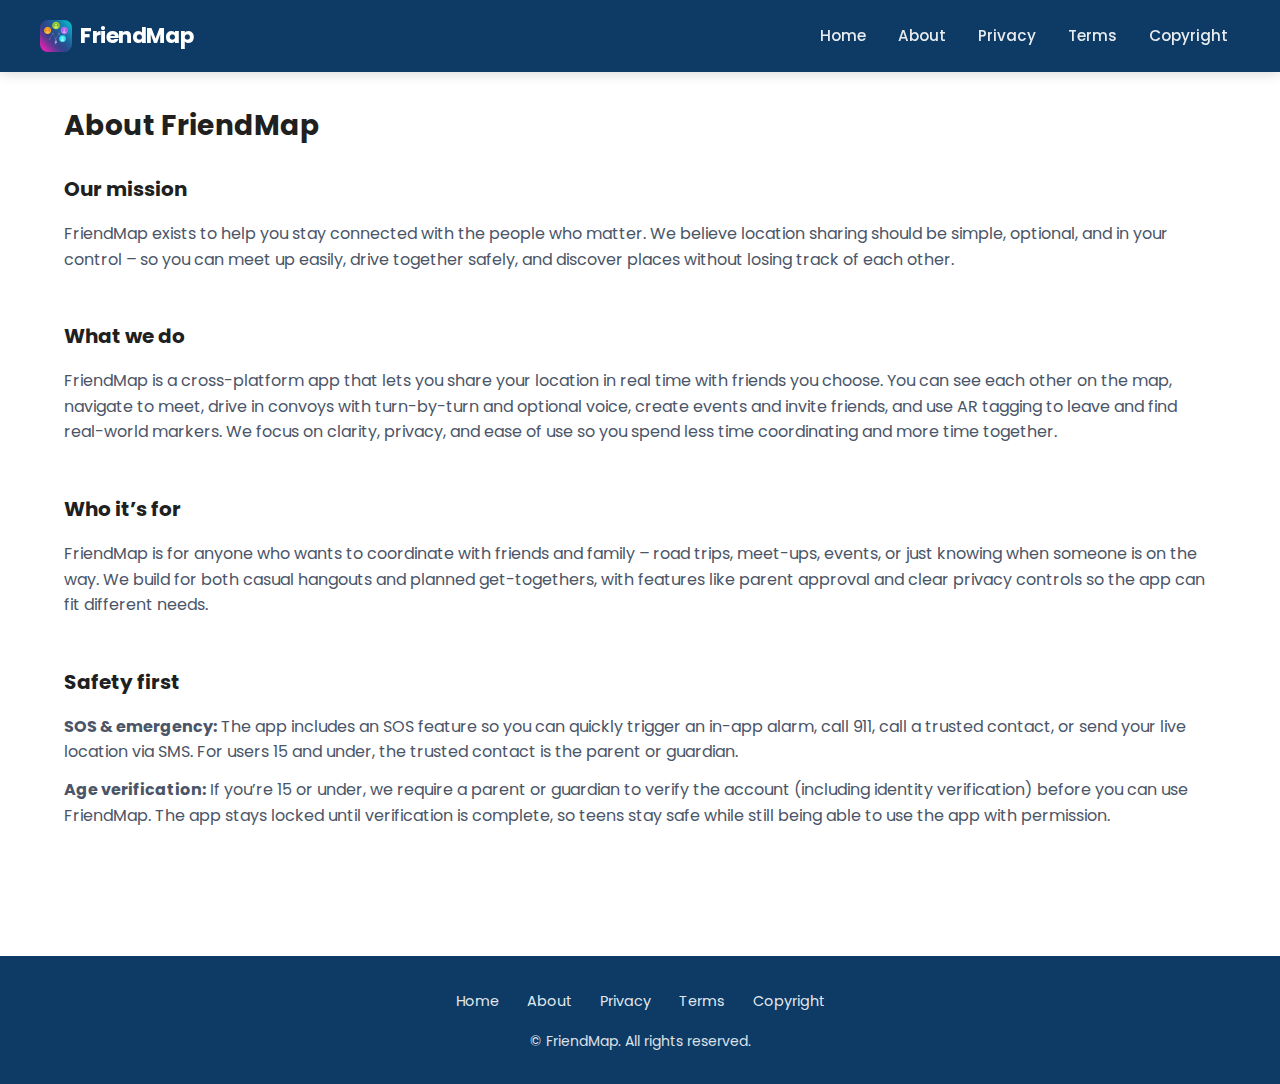
<file: about.html>
<!DOCTYPE html>
<html lang="en">
<head>
  <meta charset="UTF-8">
  <meta name="viewport" content="width=device-width, initial-scale=1">
  <title>About – FriendMap</title>
  <meta name="description" content="Mission and about FriendMap – stay connected with friends on the map.">
  <link rel="preconnect" href="https://fonts.googleapis.com">
  <link rel="preconnect" href="https://fonts.gstatic.com" crossorigin>
  <link href="https://fonts.googleapis.com/css2?family=Poppins:wght@400;500;600;700&display=swap" rel="stylesheet">
  <link rel="stylesheet" href="css/style.css">
  <link rel="icon" href="images/icon.png" type="image/png">
</head>
<body>
  <header class="site-header">
    <div class="wrap">
      <a href="index.html" class="site-logo"><img src="images/icon.png" alt="">FriendMap</a>
      <nav class="site-nav">
        <a href="index.html">Home</a>
        <a href="about.html">About</a>
        <a href="privacy.html">Privacy</a>
        <a href="terms.html">Terms</a>
        <a href="copyright.html">Copyright</a>
      </nav>
    </div>
  </header>

  <main class="page-content legal-page">
    <h1>About FriendMap</h1>

    <section>
      <h2>Our mission</h2>
      <p>FriendMap exists to help you stay connected with the people who matter. We believe location sharing should be simple, optional, and in your control – so you can meet up easily, drive together safely, and discover places without losing track of each other.</p>
    </section>

    <section>
      <h2>What we do</h2>
      <p>FriendMap is a cross-platform app that lets you share your location in real time with friends you choose. You can see each other on the map, navigate to meet, drive in convoys with turn-by-turn and optional voice, create events and invite friends, and use AR tagging to leave and find real-world markers. We focus on clarity, privacy, and ease of use so you spend less time coordinating and more time together.</p>
    </section>

    <section>
      <h2>Who it’s for</h2>
      <p>FriendMap is for anyone who wants to coordinate with friends and family – road trips, meet-ups, events, or just knowing when someone is on the way. We build for both casual hangouts and planned get-togethers, with features like parent approval and clear privacy controls so the app can fit different needs.</p>
    </section>

    <section>
      <h2>Safety first</h2>
      <p><strong>SOS & emergency:</strong> The app includes an SOS feature so you can quickly trigger an in-app alarm, call 911, call a trusted contact, or send your live location via SMS. For users 15 and under, the trusted contact is the parent or guardian.</p>
      <p><strong>Age verification:</strong> If you’re 15 or under, we require a parent or guardian to verify the account (including identity verification) before you can use FriendMap. The app stays locked until verification is complete, so teens stay safe while still being able to use the app with permission.</p>
    </section>
  </main>

  <footer class="site-footer">
    <div class="wrap">
      <nav>
        <a href="index.html">Home</a>
        <a href="about.html">About</a>
        <a href="privacy.html">Privacy</a>
        <a href="terms.html">Terms</a>
        <a href="copyright.html">Copyright</a>
      </nav>
      <p class="copy">© FriendMap. All rights reserved.</p>
    </div>
  </footer>
  <script src="js/main.js"></script>
</body>
</html>
</file>
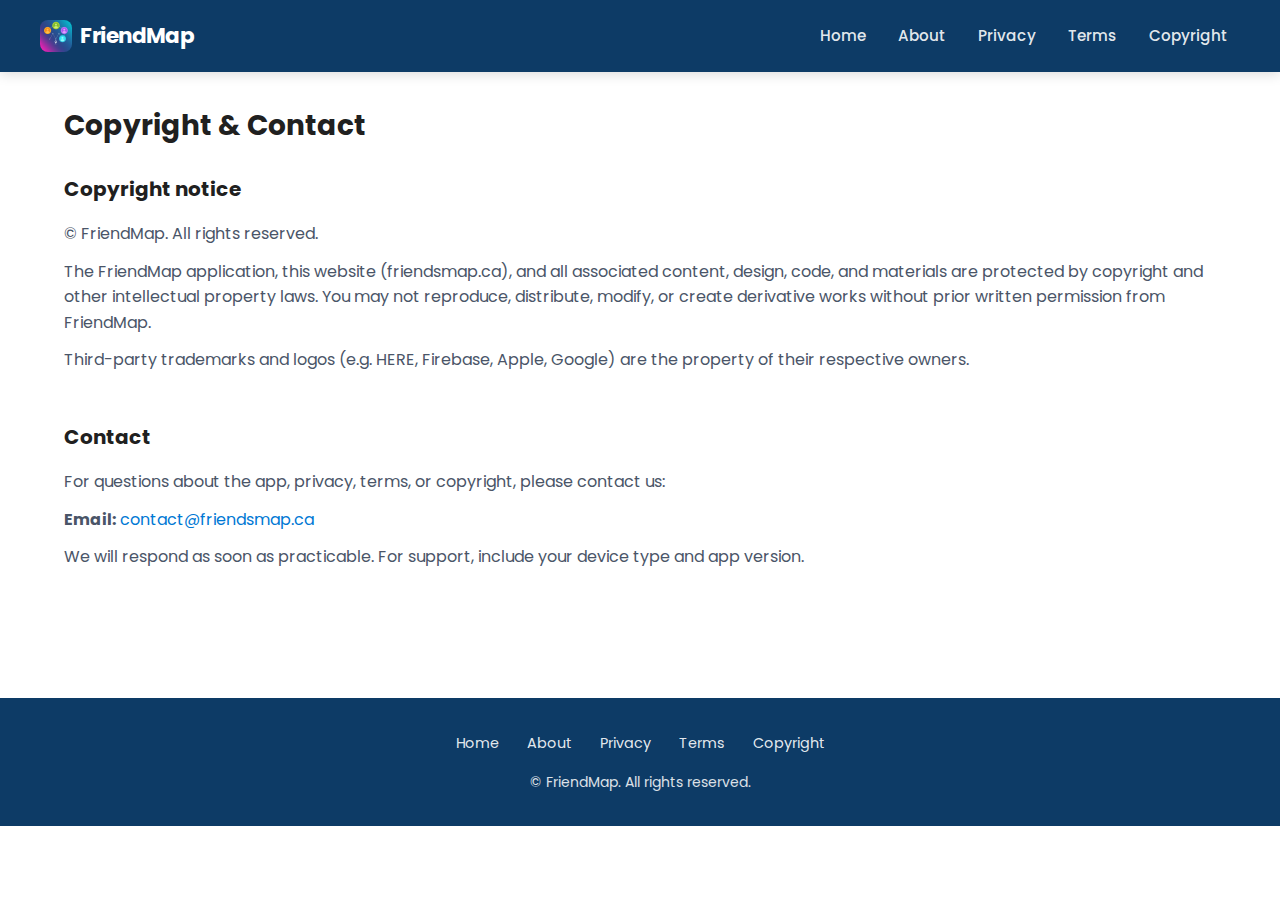
<file: copyright.html>
<!DOCTYPE html>
<html lang="en">
<head>
  <meta charset="UTF-8">
  <meta name="viewport" content="width=device-width, initial-scale=1">
  <title>Copyright & Contact – FriendMap</title>
  <meta name="description" content="FriendMap copyright notice and contact information.">
  <link rel="preconnect" href="https://fonts.googleapis.com">
  <link rel="preconnect" href="https://fonts.gstatic.com" crossorigin>
  <link href="https://fonts.googleapis.com/css2?family=Poppins:wght@400;500;600;700&display=swap" rel="stylesheet">
  <link rel="stylesheet" href="css/style.css">
  <link rel="icon" href="images/icon.png" type="image/png">
</head>
<body>
  <header class="site-header">
    <div class="wrap">
      <a href="index.html" class="site-logo"><img src="images/icon.png" alt="">FriendMap</a>
      <nav class="site-nav">
        <a href="index.html">Home</a>
        <a href="about.html">About</a>
        <a href="privacy.html">Privacy</a>
        <a href="terms.html">Terms</a>
        <a href="copyright.html">Copyright</a>
      </nav>
    </div>
  </header>

  <main class="page-content legal-page">
    <h1>Copyright & Contact</h1>

    <section>
      <h2>Copyright notice</h2>
      <p>© FriendMap. All rights reserved.</p>
      <p>The FriendMap application, this website (friendsmap.ca), and all associated content, design, code, and materials are protected by copyright and other intellectual property laws. You may not reproduce, distribute, modify, or create derivative works without prior written permission from FriendMap.</p>
      <p>Third-party trademarks and logos (e.g. HERE, Firebase, Apple, Google) are the property of their respective owners.</p>
    </section>

    <section>
      <h2>Contact</h2>
      <p>For questions about the app, privacy, terms, or copyright, please contact us:</p>
      <p><strong>Email:</strong> <a href="mailto:contact@friendsmap.ca">contact@friendsmap.ca</a></p>
      <p>We will respond as soon as practicable. For support, include your device type and app version.</p>
    </section>
  </main>

  <footer class="site-footer">
    <div class="wrap">
      <nav>
        <a href="index.html">Home</a>
        <a href="about.html">About</a>
        <a href="privacy.html">Privacy</a>
        <a href="terms.html">Terms</a>
        <a href="copyright.html">Copyright</a>
      </nav>
      <p class="copy">© FriendMap. All rights reserved.</p>
    </div>
  </footer>
  <script src="js/main.js"></script>
</body>
</html>
</file>
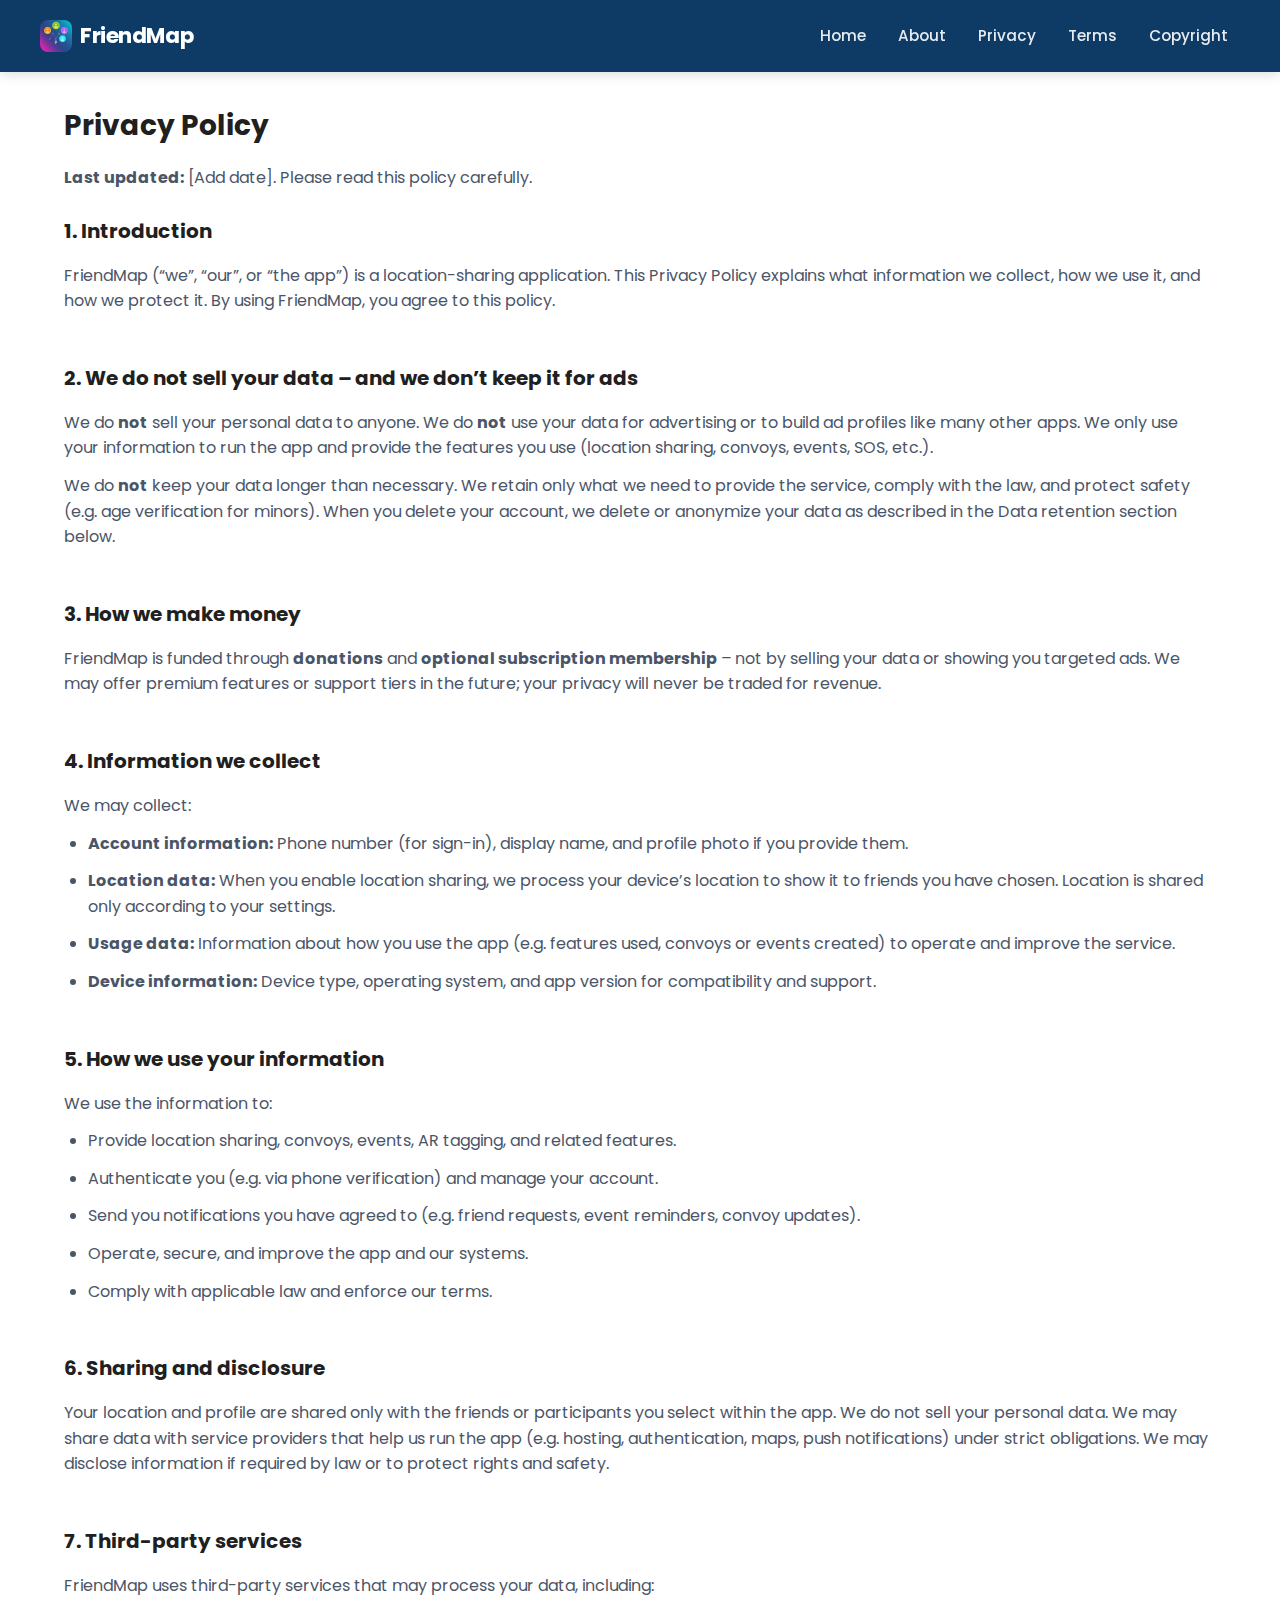
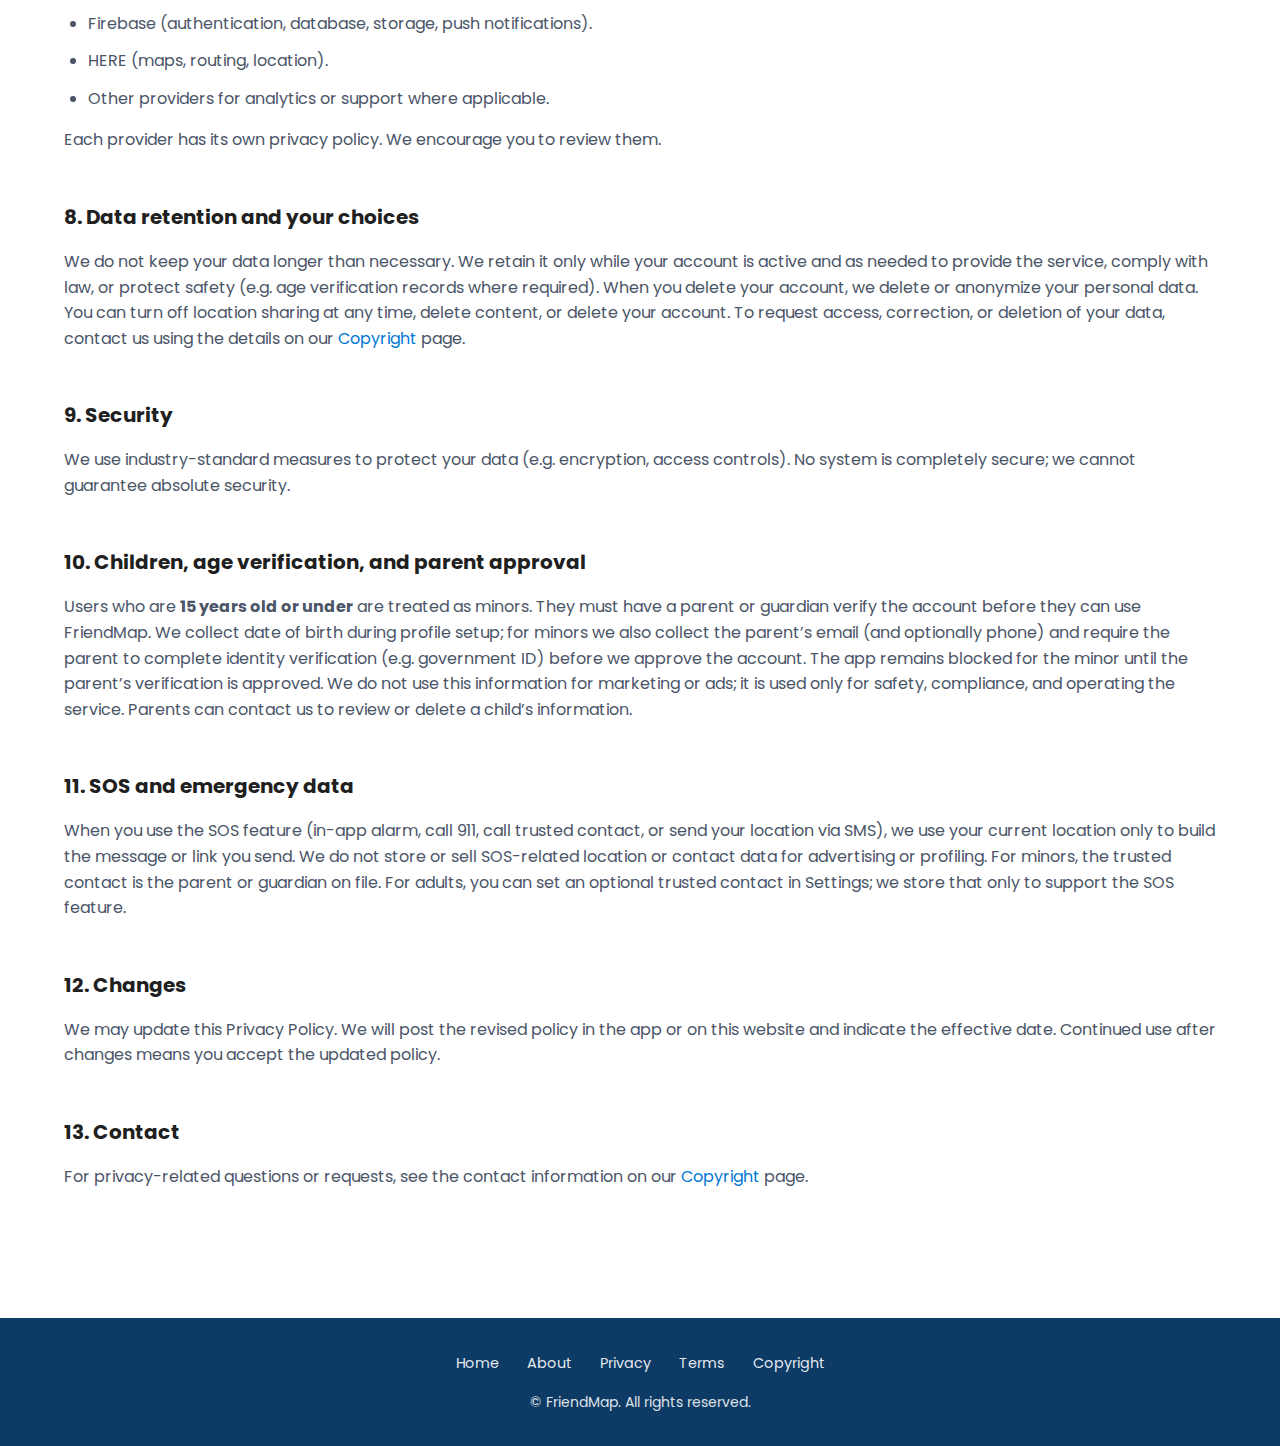
<file: privacy.html>
<!DOCTYPE html>
<html lang="en">
<head>
  <meta charset="UTF-8">
  <meta name="viewport" content="width=device-width, initial-scale=1">
  <title>Privacy Policy – FriendMap</title>
  <meta name="description" content="FriendMap privacy policy – how we collect, use, and protect your data.">
  <link rel="preconnect" href="https://fonts.googleapis.com">
  <link rel="preconnect" href="https://fonts.gstatic.com" crossorigin>
  <link href="https://fonts.googleapis.com/css2?family=Poppins:wght@400;500;600;700&display=swap" rel="stylesheet">
  <link rel="stylesheet" href="css/style.css">
  <link rel="icon" href="images/icon.png" type="image/png">
</head>
<body>
  <header class="site-header">
    <div class="wrap">
      <a href="index.html" class="site-logo"><img src="images/icon.png" alt="">FriendMap</a>
      <nav class="site-nav">
        <a href="index.html">Home</a>
        <a href="about.html">About</a>
        <a href="privacy.html">Privacy</a>
        <a href="terms.html">Terms</a>
        <a href="copyright.html">Copyright</a>
      </nav>
    </div>
  </header>

  <main class="page-content legal-page">
    <h1>Privacy Policy</h1>
    <p><strong>Last updated:</strong> [Add date]. Please read this policy carefully.</p>

    <section>
      <h2>1. Introduction</h2>
      <p>FriendMap (“we”, “our”, or “the app”) is a location-sharing application. This Privacy Policy explains what information we collect, how we use it, and how we protect it. By using FriendMap, you agree to this policy.</p>
    </section>

    <section>
      <h2>2. We do not sell your data – and we don’t keep it for ads</h2>
      <p>We do <strong>not</strong> sell your personal data to anyone. We do <strong>not</strong> use your data for advertising or to build ad profiles like many other apps. We only use your information to run the app and provide the features you use (location sharing, convoys, events, SOS, etc.).</p>
      <p>We do <strong>not</strong> keep your data longer than necessary. We retain only what we need to provide the service, comply with the law, and protect safety (e.g. age verification for minors). When you delete your account, we delete or anonymize your data as described in the Data retention section below.</p>
    </section>

    <section>
      <h2>3. How we make money</h2>
      <p>FriendMap is funded through <strong>donations</strong> and <strong>optional subscription membership</strong> – not by selling your data or showing you targeted ads. We may offer premium features or support tiers in the future; your privacy will never be traded for revenue.</p>
    </section>

    <section>
      <h2>4. Information we collect</h2>
      <p>We may collect:</p>
      <ul>
        <li><strong>Account information:</strong> Phone number (for sign-in), display name, and profile photo if you provide them.</li>
        <li><strong>Location data:</strong> When you enable location sharing, we process your device’s location to show it to friends you have chosen. Location is shared only according to your settings.</li>
        <li><strong>Usage data:</strong> Information about how you use the app (e.g. features used, convoys or events created) to operate and improve the service.</li>
        <li><strong>Device information:</strong> Device type, operating system, and app version for compatibility and support.</li>
      </ul>
    </section>

    <section>
      <h2>5. How we use your information</h2>
      <p>We use the information to:</p>
      <ul>
        <li>Provide location sharing, convoys, events, AR tagging, and related features.</li>
        <li>Authenticate you (e.g. via phone verification) and manage your account.</li>
        <li>Send you notifications you have agreed to (e.g. friend requests, event reminders, convoy updates).</li>
        <li>Operate, secure, and improve the app and our systems.</li>
        <li>Comply with applicable law and enforce our terms.</li>
      </ul>
    </section>

    <section>
      <h2>6. Sharing and disclosure</h2>
      <p>Your location and profile are shared only with the friends or participants you select within the app. We do not sell your personal data. We may share data with service providers that help us run the app (e.g. hosting, authentication, maps, push notifications) under strict obligations. We may disclose information if required by law or to protect rights and safety.</p>
    </section>

    <section>
      <h2>7. Third-party services</h2>
      <p>FriendMap uses third-party services that may process your data, including:</p>
      <ul>
        <li>Firebase (authentication, database, storage, push notifications).</li>
        <li>HERE (maps, routing, location).</li>
        <li>Other providers for analytics or support where applicable.</li>
      </ul>
      <p>Each provider has its own privacy policy. We encourage you to review them.</p>
    </section>

    <section>
      <h2>8. Data retention and your choices</h2>
      <p>We do not keep your data longer than necessary. We retain it only while your account is active and as needed to provide the service, comply with law, or protect safety (e.g. age verification records where required). When you delete your account, we delete or anonymize your personal data. You can turn off location sharing at any time, delete content, or delete your account. To request access, correction, or deletion of your data, contact us using the details on our <a href="copyright.html">Copyright</a> page.</p>
    </section>

    <section>
      <h2>9. Security</h2>
      <p>We use industry-standard measures to protect your data (e.g. encryption, access controls). No system is completely secure; we cannot guarantee absolute security.</p>
    </section>

    <section>
      <h2>10. Children, age verification, and parent approval</h2>
      <p>Users who are <strong>15 years old or under</strong> are treated as minors. They must have a parent or guardian verify the account before they can use FriendMap. We collect date of birth during profile setup; for minors we also collect the parent’s email (and optionally phone) and require the parent to complete identity verification (e.g. government ID) before we approve the account. The app remains blocked for the minor until the parent’s verification is approved. We do not use this information for marketing or ads; it is used only for safety, compliance, and operating the service. Parents can contact us to review or delete a child’s information.</p>
    </section>

    <section>
      <h2>11. SOS and emergency data</h2>
      <p>When you use the SOS feature (in-app alarm, call 911, call trusted contact, or send your location via SMS), we use your current location only to build the message or link you send. We do not store or sell SOS-related location or contact data for advertising or profiling. For minors, the trusted contact is the parent or guardian on file. For adults, you can set an optional trusted contact in Settings; we store that only to support the SOS feature.</p>
    </section>

    <section>
      <h2>12. Changes</h2>
      <p>We may update this Privacy Policy. We will post the revised policy in the app or on this website and indicate the effective date. Continued use after changes means you accept the updated policy.</p>
    </section>

    <section>
      <h2>13. Contact</h2>
      <p>For privacy-related questions or requests, see the contact information on our <a href="copyright.html">Copyright</a> page.</p>
    </section>
  </main>

  <footer class="site-footer">
    <div class="wrap">
      <nav>
        <a href="index.html">Home</a>
        <a href="about.html">About</a>
        <a href="privacy.html">Privacy</a>
        <a href="terms.html">Terms</a>
        <a href="copyright.html">Copyright</a>
      </nav>
      <p class="copy">© FriendMap. All rights reserved.</p>
    </div>
  </footer>
  <script src="js/main.js"></script>
</body>
</html>
</file>
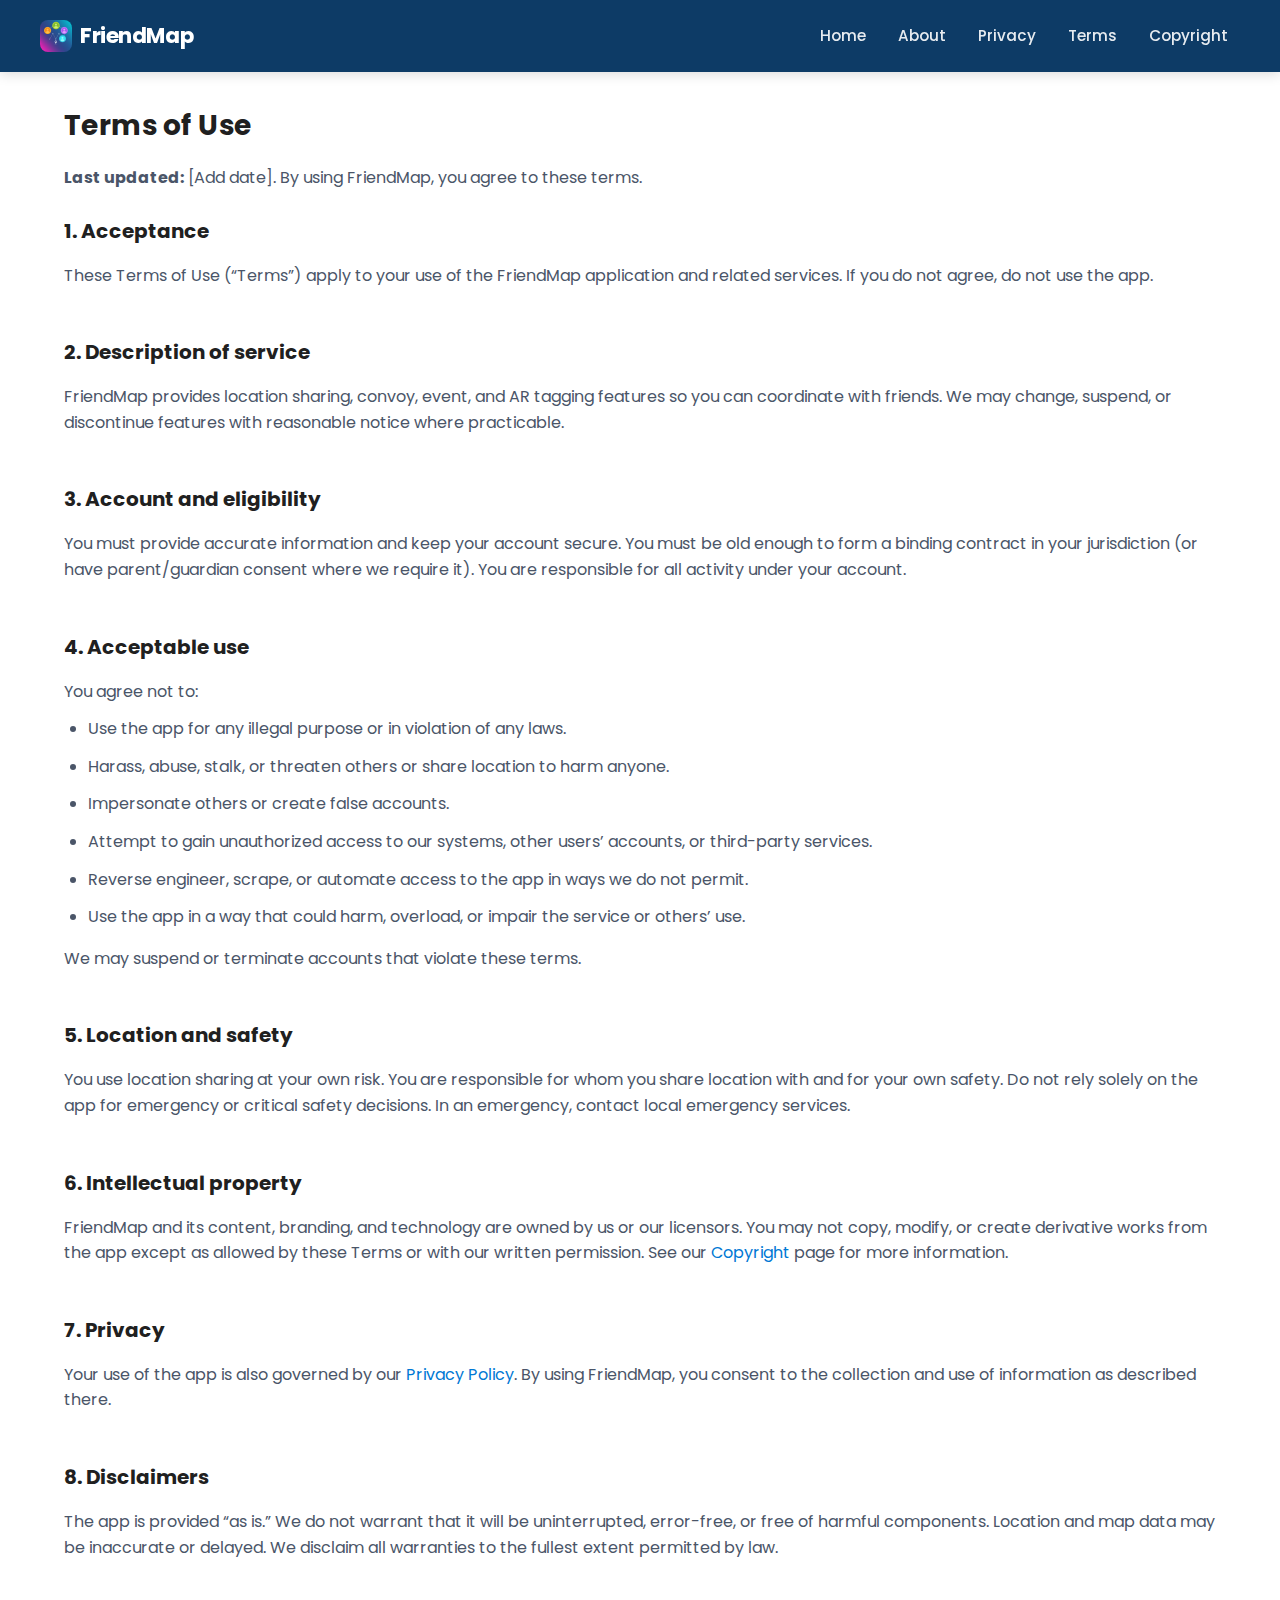
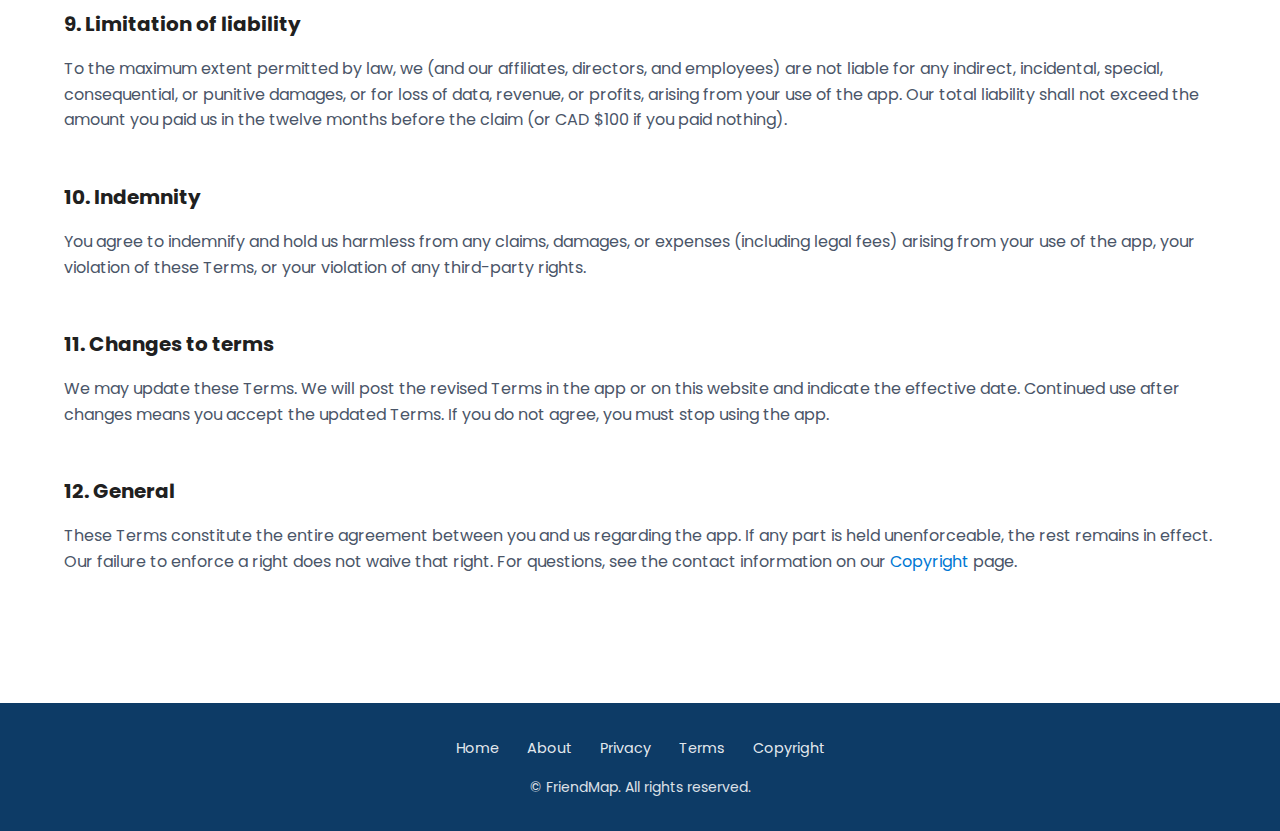
<file: terms.html>
<!DOCTYPE html>
<html lang="en">
<head>
  <meta charset="UTF-8">
  <meta name="viewport" content="width=device-width, initial-scale=1">
  <title>Terms of Use – FriendMap</title>
  <meta name="description" content="FriendMap terms of use – rules and conditions for using the app.">
  <link rel="preconnect" href="https://fonts.googleapis.com">
  <link rel="preconnect" href="https://fonts.gstatic.com" crossorigin>
  <link href="https://fonts.googleapis.com/css2?family=Poppins:wght@400;500;600;700&display=swap" rel="stylesheet">
  <link rel="stylesheet" href="css/style.css">
  <link rel="icon" href="images/icon.png" type="image/png">
</head>
<body>
  <header class="site-header">
    <div class="wrap">
      <a href="index.html" class="site-logo"><img src="images/icon.png" alt="">FriendMap</a>
      <nav class="site-nav">
        <a href="index.html">Home</a>
        <a href="about.html">About</a>
        <a href="privacy.html">Privacy</a>
        <a href="terms.html">Terms</a>
        <a href="copyright.html">Copyright</a>
      </nav>
    </div>
  </header>

  <main class="page-content legal-page">
    <h1>Terms of Use</h1>
    <p><strong>Last updated:</strong> [Add date]. By using FriendMap, you agree to these terms.</p>

    <section>
      <h2>1. Acceptance</h2>
      <p>These Terms of Use (“Terms”) apply to your use of the FriendMap application and related services. If you do not agree, do not use the app.</p>
    </section>

    <section>
      <h2>2. Description of service</h2>
      <p>FriendMap provides location sharing, convoy, event, and AR tagging features so you can coordinate with friends. We may change, suspend, or discontinue features with reasonable notice where practicable.</p>
    </section>

    <section>
      <h2>3. Account and eligibility</h2>
      <p>You must provide accurate information and keep your account secure. You must be old enough to form a binding contract in your jurisdiction (or have parent/guardian consent where we require it). You are responsible for all activity under your account.</p>
    </section>

    <section>
      <h2>4. Acceptable use</h2>
      <p>You agree not to:</p>
      <ul>
        <li>Use the app for any illegal purpose or in violation of any laws.</li>
        <li>Harass, abuse, stalk, or threaten others or share location to harm anyone.</li>
        <li>Impersonate others or create false accounts.</li>
        <li>Attempt to gain unauthorized access to our systems, other users’ accounts, or third-party services.</li>
        <li>Reverse engineer, scrape, or automate access to the app in ways we do not permit.</li>
        <li>Use the app in a way that could harm, overload, or impair the service or others’ use.</li>
      </ul>
      <p>We may suspend or terminate accounts that violate these terms.</p>
    </section>

    <section>
      <h2>5. Location and safety</h2>
      <p>You use location sharing at your own risk. You are responsible for whom you share location with and for your own safety. Do not rely solely on the app for emergency or critical safety decisions. In an emergency, contact local emergency services.</p>
    </section>

    <section>
      <h2>6. Intellectual property</h2>
      <p>FriendMap and its content, branding, and technology are owned by us or our licensors. You may not copy, modify, or create derivative works from the app except as allowed by these Terms or with our written permission. See our <a href="copyright.html">Copyright</a> page for more information.</p>
    </section>

    <section>
      <h2>7. Privacy</h2>
      <p>Your use of the app is also governed by our <a href="privacy.html">Privacy Policy</a>. By using FriendMap, you consent to the collection and use of information as described there.</p>
    </section>

    <section>
      <h2>8. Disclaimers</h2>
      <p>The app is provided “as is.” We do not warrant that it will be uninterrupted, error-free, or free of harmful components. Location and map data may be inaccurate or delayed. We disclaim all warranties to the fullest extent permitted by law.</p>
    </section>

    <section>
      <h2>9. Limitation of liability</h2>
      <p>To the maximum extent permitted by law, we (and our affiliates, directors, and employees) are not liable for any indirect, incidental, special, consequential, or punitive damages, or for loss of data, revenue, or profits, arising from your use of the app. Our total liability shall not exceed the amount you paid us in the twelve months before the claim (or CAD $100 if you paid nothing).</p>
    </section>

    <section>
      <h2>10. Indemnity</h2>
      <p>You agree to indemnify and hold us harmless from any claims, damages, or expenses (including legal fees) arising from your use of the app, your violation of these Terms, or your violation of any third-party rights.</p>
    </section>

    <section>
      <h2>11. Changes to terms</h2>
      <p>We may update these Terms. We will post the revised Terms in the app or on this website and indicate the effective date. Continued use after changes means you accept the updated Terms. If you do not agree, you must stop using the app.</p>
    </section>

    <section>
      <h2>12. General</h2>
      <p>These Terms constitute the entire agreement between you and us regarding the app. If any part is held unenforceable, the rest remains in effect. Our failure to enforce a right does not waive that right. For questions, see the contact information on our <a href="copyright.html">Copyright</a> page.</p>
    </section>
  </main>

  <footer class="site-footer">
    <div class="wrap">
      <nav>
        <a href="index.html">Home</a>
        <a href="about.html">About</a>
        <a href="privacy.html">Privacy</a>
        <a href="terms.html">Terms</a>
        <a href="copyright.html">Copyright</a>
      </nav>
      <p class="copy">© FriendMap. All rights reserved.</p>
    </div>
  </footer>
  <script src="js/main.js"></script>
</body>
</html>
</file>
<file: css/style.css>
/* FriendMap – dark blue + white theme */
:root {
  --primary-blue: #0078D4;
  --dark-blue: #0d3b66;
  --dark-blue-alt: #1a365d;
  --blue-hover: #2b6cb0;
  --bg-white: #FFFFFF;
  --bg-light: #F5F7FA;
  --text-primary: #202020;
  --text-secondary: #4a5568;
  --text-on-dark: #FFFFFF;
  --card-shadow: 0 2px 8px rgba(13, 59, 102, 0.08);
  --radius-btn: 12px;
  --radius-card: 16px;
  --font: 'Poppins', -apple-system, BlinkMacSystemFont, sans-serif;
}

*,
*::before,
*::after {
  box-sizing: border-box;
}

html {
  scroll-behavior: smooth;
}

body {
  margin: 0;
  font-family: var(--font);
  font-size: 16px;
  line-height: 1.6;
  color: var(--text-primary);
  background: var(--bg-white);
}

/* Header – dark blue */
.site-header {
  background: var(--dark-blue);
  color: var(--text-on-dark);
  padding: 1rem 1.5rem;
  position: sticky;
  top: 0;
  z-index: 100;
  box-shadow: 0 2px 12px rgba(0,0,0,0.15);
}

.site-header .wrap {
  max-width: 1200px;
  margin: 0 auto;
  display: flex;
  align-items: center;
  justify-content: space-between;
  flex-wrap: wrap;
  gap: 1rem;
}

.site-logo {
  display: inline-flex;
  align-items: center;
  gap: 0.5rem;
  font-size: 1.35rem;
  font-weight: 700;
  color: var(--text-on-dark);
  text-decoration: none;
  letter-spacing: -0.02em;
}

.site-logo img {
  width: 32px;
  height: 32px;
  border-radius: 8px;
  object-fit: contain;
}

.site-nav {
  display: flex;
  align-items: center;
  gap: 0.5rem;
  flex-wrap: wrap;
}

.site-nav a {
  color: rgba(255,255,255,0.9);
  text-decoration: none;
  padding: 0.5rem 0.75rem;
  border-radius: var(--radius-btn);
  font-weight: 500;
  font-size: 0.95rem;
}

.site-nav a:hover {
  background: rgba(255,255,255,0.15);
  color: var(--text-on-dark);
}

/* Main content wrapper */
main {
  max-width: 1200px;
  margin: 0 auto;
  padding: 2rem 1.5rem;
}

/* Hero – dark blue */
.hero {
  background: linear-gradient(135deg, var(--dark-blue) 0%, var(--dark-blue-alt) 100%);
  color: var(--text-on-dark);
  padding: 3rem 1.5rem 4rem;
  text-align: center;
  margin: 0 -1.5rem 2rem;
}

.hero .wrap {
  max-width: 1200px;
  margin: 0 auto;
  padding: 0 1rem;
}

.hero h1 {
  margin: 0 0 0.5rem;
  font-size: clamp(1.75rem, 4vw, 2.5rem);
  font-weight: 700;
  letter-spacing: -0.02em;
}

.hero .tagline {
  margin: 0;
  font-size: 1.1rem;
  opacity: 0.95;
}

/* Hero gallery – cute card + thumbnail strip + click to open lightbox */
.hero-gallery {
  margin-top: 1.75rem;
  display: flex;
  justify-content: center;
}

.hero-gallery-card {
  position: relative;
  background: linear-gradient(145deg, #ffffff 0%, #fafbff 100%);
  border-radius: 24px;
  padding: 1.5rem;
  box-shadow:
    0 25px 50px -12px rgba(13, 59, 102, 0.15),
    0 0 0 1px rgba(255, 255, 255, 0.8),
    0 0 0 2px rgba(0, 120, 212, 0.06);
  max-width: 400px;
  width: 100%;
}

.hero-gallery-badge {
  display: inline-block;
  font-size: 0.75rem;
  color: var(--primary-blue);
  background: rgba(0, 120, 212, 0.08);
  padding: 0.35rem 0.65rem;
  border-radius: 999px;
  margin-bottom: 1rem;
  font-weight: 500;
  letter-spacing: 0.02em;
}

.hero-gallery-preview {
  display: flex;
  align-items: center;
  gap: 0.6rem;
}

.hero-gallery-arrow {
  flex-shrink: 0;
  width: 40px;
  height: 40px;
  border-radius: 50%;
  border: none;
  background: linear-gradient(180deg, #f8f9fc 0%, #eef1f7 100%);
  color: var(--dark-blue);
  font-size: 1.25rem;
  cursor: pointer;
  display: flex;
  align-items: center;
  justify-content: center;
  transition: transform 0.25s cubic-bezier(0.34, 1.56, 0.64, 1), box-shadow 0.25s ease, background 0.25s ease;
}

.hero-gallery-arrow:hover {
  background: linear-gradient(180deg, var(--primary-blue) 0%, var(--blue-hover) 100%);
  color: white;
  transform: scale(1.1);
  box-shadow: 0 6px 20px rgba(0, 120, 212, 0.4);
}

.hero-gallery-main {
  flex: 1;
  min-width: 0;
  border: none;
  padding: 0;
  border-radius: 18px;
  overflow: hidden;
  cursor: pointer;
  background: transparent;
  box-shadow: 0 10px 30px rgba(13, 59, 102, 0.12);
  transition: transform 0.3s cubic-bezier(0.34, 1.56, 0.64, 1), box-shadow 0.3s ease;
}

.hero-gallery-main:hover {
  transform: scale(1.03);
  box-shadow: 0 16px 40px rgba(13, 59, 102, 0.18);
}

.hero-gallery-main:active {
  transform: scale(0.98);
}

.hero-gallery-main img {
  width: 100%;
  height: auto;
  display: block;
  aspect-ratio: 9 / 16;
  object-fit: cover;
  pointer-events: none;
}

.hero-gallery-thumbs {
  display: flex;
  gap: 0.5rem;
  margin-top: 1rem;
  padding-top: 1rem;
  border-top: 1px solid rgba(13, 59, 102, 0.06);
  overflow-x: auto;
  scroll-behavior: smooth;
  -webkit-overflow-scrolling: touch;
}

.hero-gallery-thumbs::-webkit-scrollbar {
  height: 4px;
}

.hero-gallery-thumbs::-webkit-scrollbar-track {
  background: rgba(13, 59, 102, 0.04);
  border-radius: 4px;
}

.hero-gallery-thumbs::-webkit-scrollbar-thumb {
  background: linear-gradient(90deg, var(--primary-blue), var(--blue-hover));
  border-radius: 4px;
}

.hero-gallery-thumb {
  flex-shrink: 0;
  width: 48px;
  height: 48px;
  border-radius: 12px;
  overflow: hidden;
  border: 2px solid transparent;
  cursor: pointer;
  padding: 0;
  background: #f0f2f7;
  transition: transform 0.25s cubic-bezier(0.34, 1.56, 0.64, 1), border-color 0.2s ease, box-shadow 0.2s ease;
}

.hero-gallery-thumb:hover {
  transform: translateY(-3px) scale(1.05);
  box-shadow: 0 8px 20px rgba(13, 59, 102, 0.12);
  border-color: rgba(0, 120, 212, 0.35);
}

.hero-gallery-thumb.is-active {
  border-color: var(--primary-blue);
  box-shadow: 0 0 0 3px rgba(0, 120, 212, 0.2);
  transform: scale(1.08);
}

.hero-gallery-thumb img {
  width: 100%;
  height: 100%;
  object-fit: cover;
  display: block;
}

/* Lightbox – full-size view when user clicks a picture */
.hero-lightbox {
  position: fixed;
  inset: 0;
  z-index: 1000;
  display: flex;
  align-items: center;
  justify-content: center;
  padding: 2rem;
  opacity: 0;
  visibility: hidden;
  transition: opacity 0.35s ease, visibility 0.35s ease;
}

.hero-lightbox.is-open {
  opacity: 1;
  visibility: visible;
}

.hero-lightbox-backdrop {
  position: absolute;
  inset: 0;
  background: rgba(13, 59, 102, 0.85);
  backdrop-filter: blur(12px);
  -webkit-backdrop-filter: blur(12px);
}

.hero-lightbox-close {
  position: absolute;
  top: 1.5rem;
  right: 1.5rem;
  z-index: 1002;
  width: 44px;
  height: 44px;
  border-radius: 50%;
  border: none;
  background: rgba(255, 255, 255, 0.95);
  color: var(--dark-blue);
  font-size: 1.75rem;
  line-height: 1;
  cursor: pointer;
  display: flex;
  align-items: center;
  justify-content: center;
  transition: transform 0.2s ease, background 0.2s ease, box-shadow 0.2s ease;
}

.hero-lightbox-close:hover {
  background: white;
  transform: scale(1.08);
  box-shadow: 0 8px 24px rgba(0, 0, 0, 0.2);
}

.hero-lightbox-arrow {
  position: absolute;
  top: 50%;
  transform: translateY(-50%);
  z-index: 1002;
  width: 52px;
  height: 52px;
  border-radius: 50%;
  border: none;
  background: rgba(255, 255, 255, 0.95);
  color: var(--dark-blue);
  font-size: 1.5rem;
  cursor: pointer;
  display: flex;
  align-items: center;
  justify-content: center;
  transition: transform 0.2s ease, background 0.2s ease, box-shadow 0.2s ease;
}

.hero-lightbox-arrow:hover {
  background: white;
  transform: translateY(-50%) scale(1.1);
  box-shadow: 0 8px 28px rgba(0, 0, 0, 0.25);
}

.hero-lightbox-prev {
  left: 1.5rem;
}

.hero-lightbox-next {
  right: 1.5rem;
}

.hero-lightbox-content {
  position: relative;
  z-index: 1001;
  max-width: 90vw;
  max-height: 85vh;
  border-radius: 20px;
  overflow: hidden;
  box-shadow: 0 30px 80px rgba(0, 0, 0, 0.4);
  transform: scale(0.92);
  opacity: 0;
  transition: transform 0.4s cubic-bezier(0.34, 1.56, 0.64, 1), opacity 0.35s ease;
}

.hero-lightbox.is-open .hero-lightbox-content {
  transform: scale(1);
  opacity: 1;
}

.hero-lightbox-content img {
  width: 100%;
  height: auto;
  max-height: 85vh;
  object-fit: contain;
  display: block;
  vertical-align: middle;
}

.hero-lightbox-counter {
  position: absolute;
  bottom: 1.5rem;
  left: 50%;
  transform: translateX(-50%);
  z-index: 1002;
  font-size: 0.9rem;
  color: rgba(255, 255, 255, 0.95);
  background: rgba(0, 0, 0, 0.35);
  padding: 0.4rem 0.9rem;
  border-radius: 999px;
}

/* Sections */
section {
  margin-bottom: 3rem;
}

section h2 {
  color: var(--text-primary);
  font-size: 1.5rem;
  font-weight: 700;
  margin: 0 0 1rem;
  padding-bottom: 0.5rem;
}

.section-intro {
  color: var(--text-secondary);
  margin-bottom: 1.5rem;
  max-width: 60ch;
}

/* How it works – steps */
.steps {
  display: grid;
  gap: 1.5rem;
  grid-template-columns: repeat(auto-fit, minmax(240px, 1fr));
}

.step-card {
  background: var(--bg-white);
  border-radius: var(--radius-card);
  padding: 1.5rem;
  box-shadow: var(--card-shadow);
  border: 1px solid rgba(13, 59, 102, 0.06);
}

.step-card .num {
  display: inline-flex;
  align-items: center;
  justify-content: center;
  width: 36px;
  height: 36px;
  background: var(--primary-blue);
  color: var(--text-on-dark);
  font-weight: 700;
  font-size: 1rem;
  border-radius: 50%;
  margin-bottom: 0.75rem;
}

.step-card h3 {
  margin: 0 0 0.5rem;
  font-size: 1.1rem;
  color: var(--text-primary);
}

.step-card p {
  margin: 0;
  font-size: 0.95rem;
  color: var(--text-secondary);
}

/* Features grid */
.features {
  display: grid;
  gap: 1.5rem;
  grid-template-columns: repeat(auto-fit, minmax(260px, 1fr));
}

.feature-card {
  background: var(--bg-white);
  border-radius: var(--radius-card);
  padding: 1.5rem;
  box-shadow: var(--card-shadow);
  border: 1px solid rgba(13, 59, 102, 0.06);
}

.feature-card h3 {
  margin: 0 0 0.5rem;
  font-size: 1.1rem;
  color: var(--primary-blue);
}

.feature-card p {
  margin: 0;
  font-size: 0.95rem;
  color: var(--text-secondary);
}

/* Screenshot gallery */
.gallery {
  display: grid;
  gap: 1rem;
  grid-template-columns: repeat(auto-fill, minmax(200px, 1fr));
}

.gallery img {
  width: 100%;
  height: auto;
  border-radius: var(--radius-card);
  box-shadow: var(--card-shadow);
  background: var(--bg-light);
  display: block;
}

/* Buttons */
.btn {
  display: inline-block;
  padding: 0.75rem 1.5rem;
  font-family: var(--font);
  font-size: 1rem;
  font-weight: 600;
  text-decoration: none;
  border-radius: var(--radius-btn);
  cursor: pointer;
  border: none;
  transition: background 0.2s, color 0.2s;
}

.btn-primary {
  background: var(--primary-blue);
  color: var(--text-on-dark);
}

.btn-primary:hover {
  background: var(--blue-hover);
  color: var(--text-on-dark);
}

.btn-secondary {
  background: var(--bg-white);
  color: var(--dark-blue);
  border: 2px solid var(--text-on-dark);
}

.btn-secondary:hover {
  background: rgba(255,255,255,0.2);
  color: var(--text-on-dark);
}

/* Footer – dark blue */
.site-footer {
  background: var(--dark-blue);
  color: var(--text-on-dark);
  padding: 2rem 1.5rem;
  margin-top: 3rem;
}

.site-footer .wrap {
  max-width: 1200px;
  margin: 0 auto;
  text-align: center;
}

.site-footer nav {
  margin-bottom: 1rem;
}

.site-footer nav a {
  color: rgba(255,255,255,0.9);
  text-decoration: none;
  padding: 0 0.75rem;
  font-size: 0.9rem;
}

.site-footer nav a:hover {
  text-decoration: underline;
}

.site-footer .copy {
  font-size: 0.875rem;
  opacity: 0.85;
  margin: 0;
}

/* Page content (about, privacy, terms, copyright) */
.page-content {
  background: var(--bg-white);
}

.page-content h1 {
  font-size: 1.75rem;
  color: var(--text-primary);
  margin: 0 0 1rem;
}

.page-content h2 {
  font-size: 1.25rem;
  margin: 1.5rem 0 0.5rem;
  color: var(--text-primary);
}

.page-content p,
.page-content li {
  color: var(--text-secondary);
  margin: 0 0 0.75rem;
}

.page-content ul {
  padding-left: 1.5rem;
  margin: 0 0 1rem;
}

.page-content a {
  color: var(--primary-blue);
  text-decoration: none;
}

.page-content a:hover {
  text-decoration: underline;
}

/* Legal pages – no hero, just content */
.legal-page main {
  padding-top: 2rem;
}

/* Mobile menu (optional toggle for small screens) */
@media (max-width: 640px) {
  .site-nav {
    width: 100%;
    justify-content: flex-start;
  }
  .hero {
    padding: 2rem 1rem 3rem;
  }
  .gallery {
    grid-template-columns: 1fr 1fr;
  }
}
</file>
